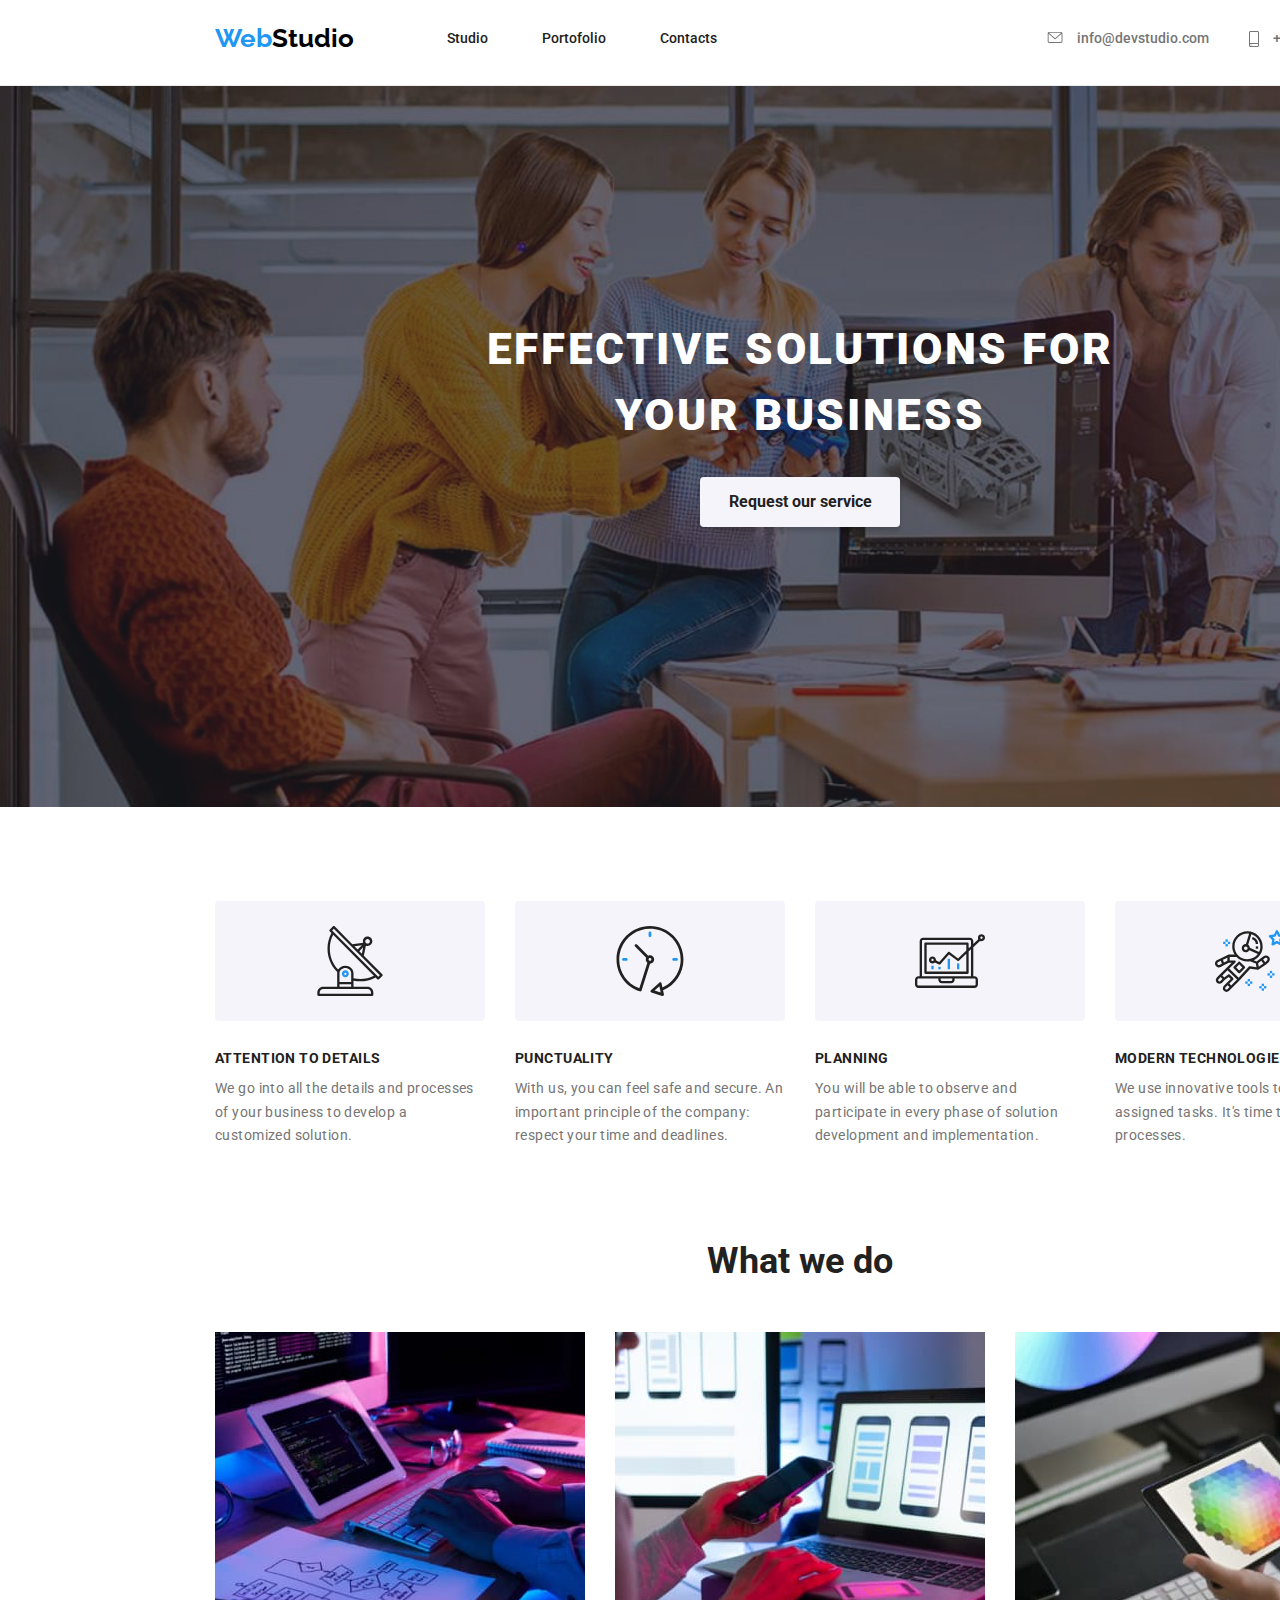
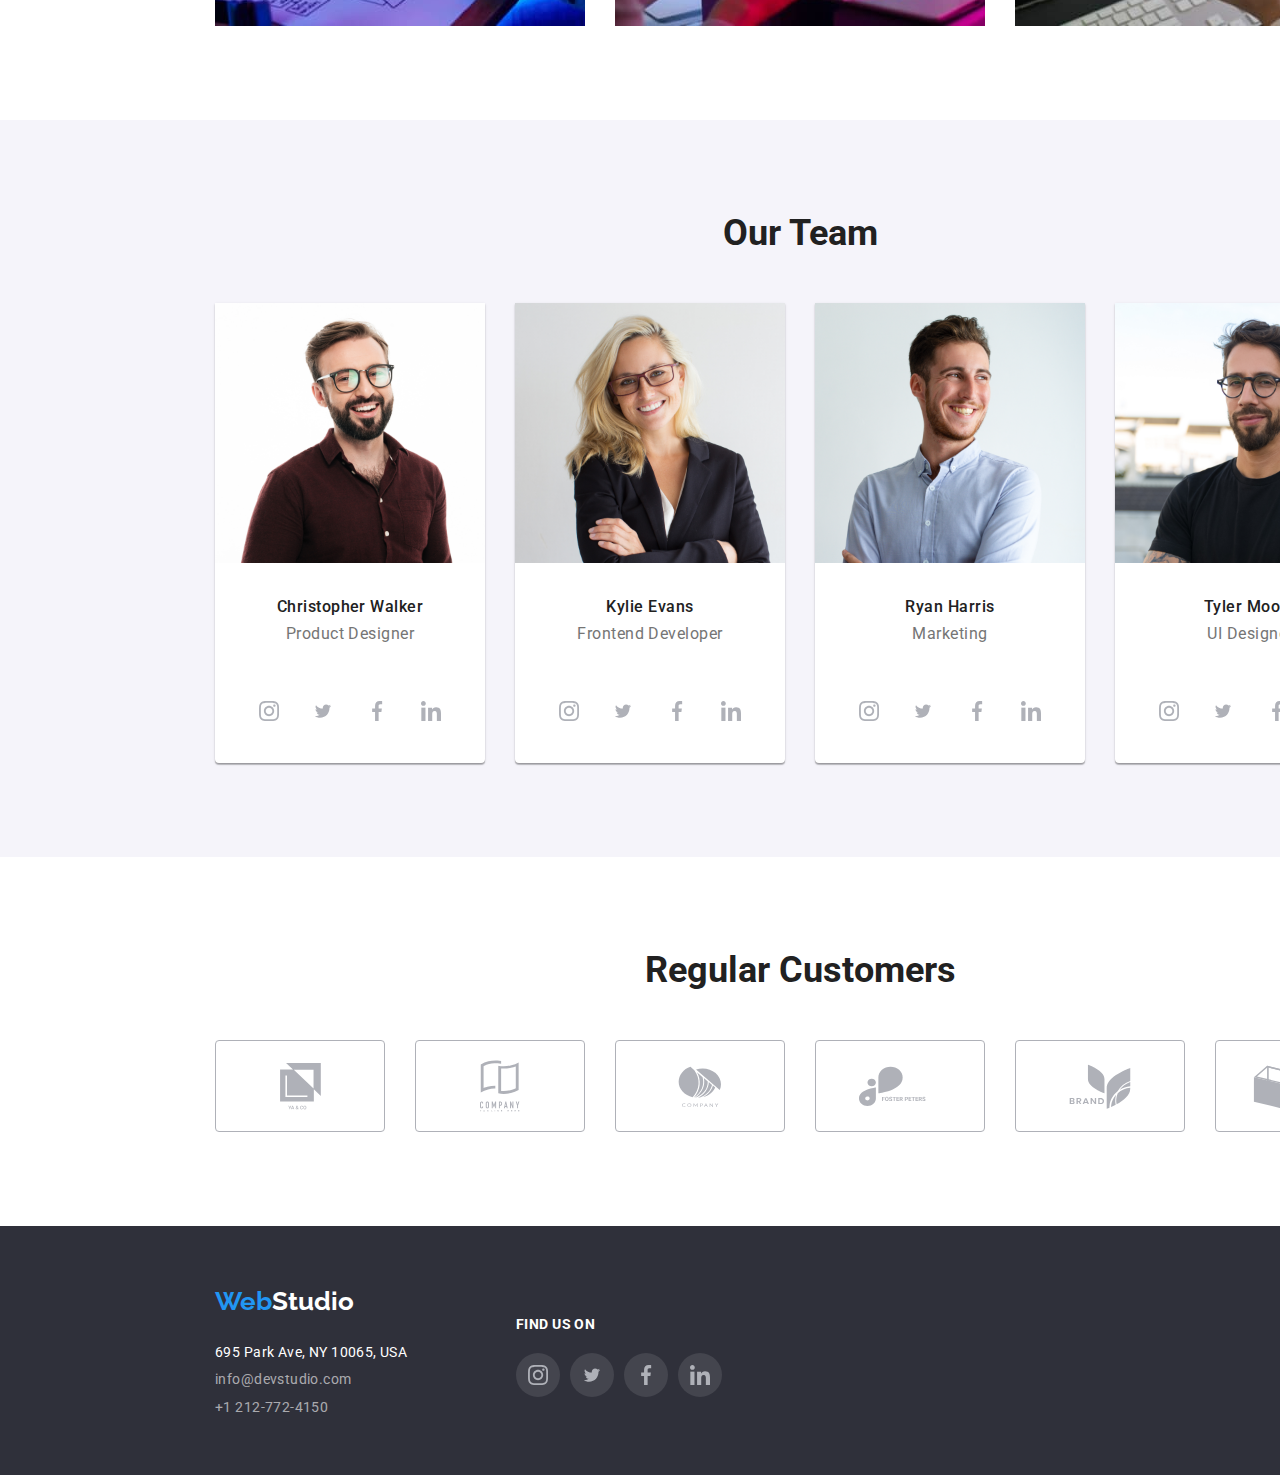
<file: index.html>
<!DOCTYPE html>
<html lang="en">
  <head>
    <meta charset="UTF-8" />
    <meta http-equiv="X-UA-Compatible" content="IE=edge" />
    <meta name="viewport" content="width=device-width, initial-scale=1.0" />
    <title>WebStudio</title>
    <link
      rel="stylesheet"
      href="https://cdnjs.cloudflare.com/ajax/libs/modern-normalize/1.0.0/modern-normalize.min.css"
    />
    <link rel="stylesheet" href="./css/styles.css" />
  </head>

  <body>
    <div class="container">
      <header>
        <a href="index.html" class="logo header"
          >Web<span class="secondary-word-header">Studio</span></a
        >
        <nav>
          <ul class="nav-link">
            <li><a class="link" href="index.html">Studio</a></li>
            <li><a class="link" href="portofolio.html">Portofolio</a></li>
            <li><a class="link" href="contacts.html">Contacts</a></li>
          </ul>
        </nav>
        <div class="cta">
          <div class="email active">
            <svg class="email-icon active" width="16px" height="12px">
              <use href="./Icons/symbol-defs.svg#icon-envelope"></use>
            </svg>
            <a href="mailto:info@devstudio.com" class="link contact"
              >info@devstudio.com</a
            >
          </div>
          <div class="phone active">
            <svg class="phone-icon active" width="10px" height="16px">
              <use href="./Icons/symbol-defs.svg#icon-smartphone"></use>
            </svg>
            <a href="tel:+12127724150" class="link contact">+1 212-772-4150</a>
          </div>
        </div>
      </header>

      <main>
        <section class="hero-page">
          <h1 class="main-title">EFFECTIVE SOLUTIONS FOR YOUR BUSINESS</h1>
          <button class="btn-service">Request our service</button>
        </section>

        <section class="secondary-section">
          <ul class="mission-list">
            <li class="mission-card">
              <div class="mission-icons antenna">
                <svg width="70px" height="70px">
                  <use href="/Icons/symbol-defs.svg#icon-antenna"></use>
                </svg>
              </div>
              <h3 class="mission-title">ATTENTION TO DETAILS</h3>
              <p class="mission">
                We go into all the details and processes of your business to
                develop a customized solution.
              </p>
            </li>
            <li class="mission-card">
              <div class="mission-icons">
                <svg width="70px" height="70px">
                  <use href="/Icons/symbol-defs.svg#icon-clock"></use>
                </svg>
              </div>
              <h3 class="mission-title">PUNCTUALITY</h3>
              <p class="mission">
                With us, you can feel safe and secure. An important principle of
                the company: respect your time and deadlines.
              </p>
            </li>
            <li class="mission-card">
              <div class="mission-icons">
                <svg width="70px" height="70px">
                  <use href="/Icons/symbol-defs.svg#icon-diagram"></use>
                </svg>
              </div>
              <h3 class="mission-title">PLANNING</h3>
              <p class="mission">
                You will be able to observe and participate in every phase of
                solution development and implementation.
              </p>
            </li>
            <li class="mission-card">
              <div class="mission-icons">
                <svg width="70px" height="70px">
                  <use href="/Icons/symbol-defs.svg#icon-astronaut"></use>
                </svg>
              </div>
              <h3 class="mission-title">MODERN TECHNOLOGIES</h3>
              <p class="mission">
                We use innovative tools to solve assigned tasks. It's time to
                simplify work processes.
              </p>
            </li>
          </ul>
        </section>

        <div class="what-we-do">
          <h2 class="secondary-title">What we do</h2>
          <div class="img-list">
            <img
              src="./images/box_1.jpg"
              alt="typing on keyboard while being in the office"
              width="370"
              height="294"
            />
            <img
              src="./images/box_2.jpg"
              alt="checking the phone while in front of the laptop"
              width="370"
              height="294"
            />
            <img
              src="./images/box_3.jpg"
              alt="graphic a RGB hexagon using a graphic tablet"
              width="370"
              height="294"
            />
          </div>
        </div>

        <section class="team">
          <h2 class="secondary-title">Our Team</h2>
          <div class="team-members">
            <div class="card">
              <img
                src="./images/christopher_walker.png"
                alt="portrait of christopher walker"
                width="270"
                height="260"
              />
              <h3 class="member-name">Christopher Walker</h3>
              <p class="job-title">Product Designer</p>
              <div class="social-icon-list">
                <div class="social-icon">
                  <svg class="icon" width="20px" height="20px">
                    <use href="/Icons/symbol-defs.svg#icon-instagram-2"></use>
                  </svg>
                </div>
                <div class="social-icon">
                  <svg class="icon" width="20px" height="16.25px">
                    <use href="/Icons/symbol-defs.svg#icon-twitter"></use>
                  </svg>
                </div>
                <div class="social-icon">
                  <svg class="icon" width="20px" height="20px">
                    <use href="/Icons/symbol-defs.svg#icon-facebook-1"></use>
                  </svg>
                </div>
                <div class="social-icon">
                  <svg class="icon" width="20px" height="20px">
                    <use href="/Icons/symbol-defs.svg#icon-linkedin"></use>
                  </svg>
                </div>
              </div>
            </div>
            <div class="card">
              <img
                src="./images/kylie_evans.png"
                alt="portrait of kylie evans"
                width="270"
                height="260"
              />
              <h3 class="member-name">Kylie Evans</h3>
              <p class="job-title">Frontend Developer</p>
              <div class="social-icon-list">
                <div class="social-icon">
                  <svg class="icon" width="20px" height="20px">
                    <use href="/Icons/symbol-defs.svg#icon-instagram-2"></use>
                  </svg>
                </div>
                <div class="social-icon">
                  <svg class="icon" width="20px" height="16.25px">
                    <use href="/Icons/symbol-defs.svg#icon-twitter"></use>
                  </svg>
                </div>
                <div class="social-icon">
                  <svg class="icon" width="20px" height="20px">
                    <use href="/Icons/symbol-defs.svg#icon-facebook-1"></use>
                  </svg>
                </div>
                <div class="social-icon">
                  <svg class="icon" width="20px" height="20px">
                    <use href="/Icons/symbol-defs.svg#icon-linkedin"></use>
                  </svg>
                </div>
              </div>
            </div>
            <div class="card">
              <img
                src="./images/ryan_harris.png"
                alt="portrait of ryan harris"
                width="270"
                height="260"
              />
              <h3 class="member-name">Ryan Harris</h3>
              <p class="job-title">Marketing</p>
              <div class="social-icon-list">
                <div class="social-icon">
                  <svg class="icon" width="20px" height="20px">
                    <use href="/Icons/symbol-defs.svg#icon-instagram-2"></use>
                  </svg>
                </div>
                <div class="social-icon">
                  <svg class="icon" width="20px" height="16.25px">
                    <use href="/Icons/symbol-defs.svg#icon-twitter"></use>
                  </svg>
                </div>
                <div class="social-icon">
                  <svg class="icon" width="20px" height="20px">
                    <use href="/Icons/symbol-defs.svg#icon-facebook-1"></use>
                  </svg>
                </div>
                <div class="social-icon">
                  <svg class="icon" width="20px" height="20px">
                    <use href="/Icons/symbol-defs.svg#icon-linkedin"></use>
                  </svg>
                </div>
              </div>
            </div>
            <div class="card">
              <img
                src="./images/tyler_moore.png"
                alt="portrait of tyler moore"
                width="270"
                height="260"
              />
              <h3 class="member-name">Tyler Moore</h3>
              <p class="job-title">UI Designer</p>
              <div class="social-icon-list">
                <div class="social-icon">
                  <svg class="icon" width="20px" height="20px">
                    <use href="/Icons/symbol-defs.svg#icon-instagram-2"></use>
                  </svg>
                </div>
                <div class="social-icon">
                  <svg class="icon" width="20px" height="16.25px">
                    <use href="/Icons/symbol-defs.svg#icon-twitter"></use>
                  </svg>
                </div>
                <div class="social-icon">
                  <svg class="icon" width="20px" height="20px">
                    <use href="/Icons/symbol-defs.svg#icon-facebook-1"></use>
                  </svg>
                </div>
                <div class="social-icon">
                  <svg class="icon" width="20px" height="20px">
                    <use href="/Icons/symbol-defs.svg#icon-linkedin"></use>
                  </svg>
                </div>
              </div>
            </div>
          </div>
        </section>

        <section class="customers-section">
          <div class="customers-list">
            <h2 class="secondary-title">Regular Customers</h2>
            <div class="icon-list">
              <div class="icon-card">
                <svg width="41px" height="46.7px">
                  <use href="/Icons/symbol-defs.svg#icon-union"></use>
                </svg>
              </div>
              <div class="icon-card">
                <svg width="40px" height="52px">
                  <use
                    href="/Icons/symbol-defs.svg#icon-logo_company_window"
                  ></use>
                </svg>
              </div>
              <div class="icon-card">
                <svg width="43.46px" height="41.18px">
                  <use
                    href="/Icons/symbol-defs.svg#icon-logo_company_sphere"
                  ></use>
                </svg>
              </div>
              <div class="icon-card">
                <svg width="84.44px" height="40.62px">
                  <use href="/Icons/symbol-defs.svg#icon-f_peters"></use>
                </svg>
              </div>
              <div class="icon-card">
                <svg width="62.54px" height="45.53px">
                  <use
                    href="/Icons/symbol-defs.svg#icon-logo_company_leaf"
                  ></use>
                </svg>
              </div>
              <div class="icon-card">
                <svg width="93.79px" height="43.93px">
                  <use
                    href="/Icons/symbol-defs.svg#icon-logo_company_rect"
                  ></use>
                </svg>
              </div>
            </div>
          </div>
        </section>
      </main>

      <footer class="contact-details">
        <a class="logo footer" href="index.html"
          ><span class="primary-word">Web</span
          ><span class="secondary-word-footer">Studio</span></a
        >
        <div class="footer-details">
          <address>
            <p class="business-address">695 Park Ave, NY 10065, USA</p>
            <a href="mailto:info@devstudio.com" class="footer-links"
              >info@devstudio.com</a
            >
            <a href="tel:+12127724150" class="footer-links">+1 212-772-4150</a>
          </address>
          <div class="find-us">
            <h3 class="find-us-title">Find us on</h3>
            <div class="social-icon-list-footer">
              <div class="social-icon-footer">
                <svg class="icon-footer" width="20px" height="20px">
                  <use href="/Icons/symbol-defs.svg#icon-instagram-2"></use>
                </svg>
              </div>
              <div class="social-icon-footer">
                <svg class="icon-footer" width="20px" height="16.25px">
                  <use href="/Icons/symbol-defs.svg#icon-twitter"></use>
                </svg>
              </div>
              <div class="social-icon-footer">
                <svg class="icon-footer" width="20px" height="20px">
                  <use href="/Icons/symbol-defs.svg#icon-facebook-1"></use>
                </svg>
              </div>
              <div class="social-icon-footer">
                <svg class="icon-footer" width="20px" height="20px">
                  <use href="/Icons/symbol-defs.svg#icon-linkedin"></use>
                </svg>
              </div>
            </div>
          </div>
        </div>
      </footer>
    </div>
  </body>
</html>
</file>
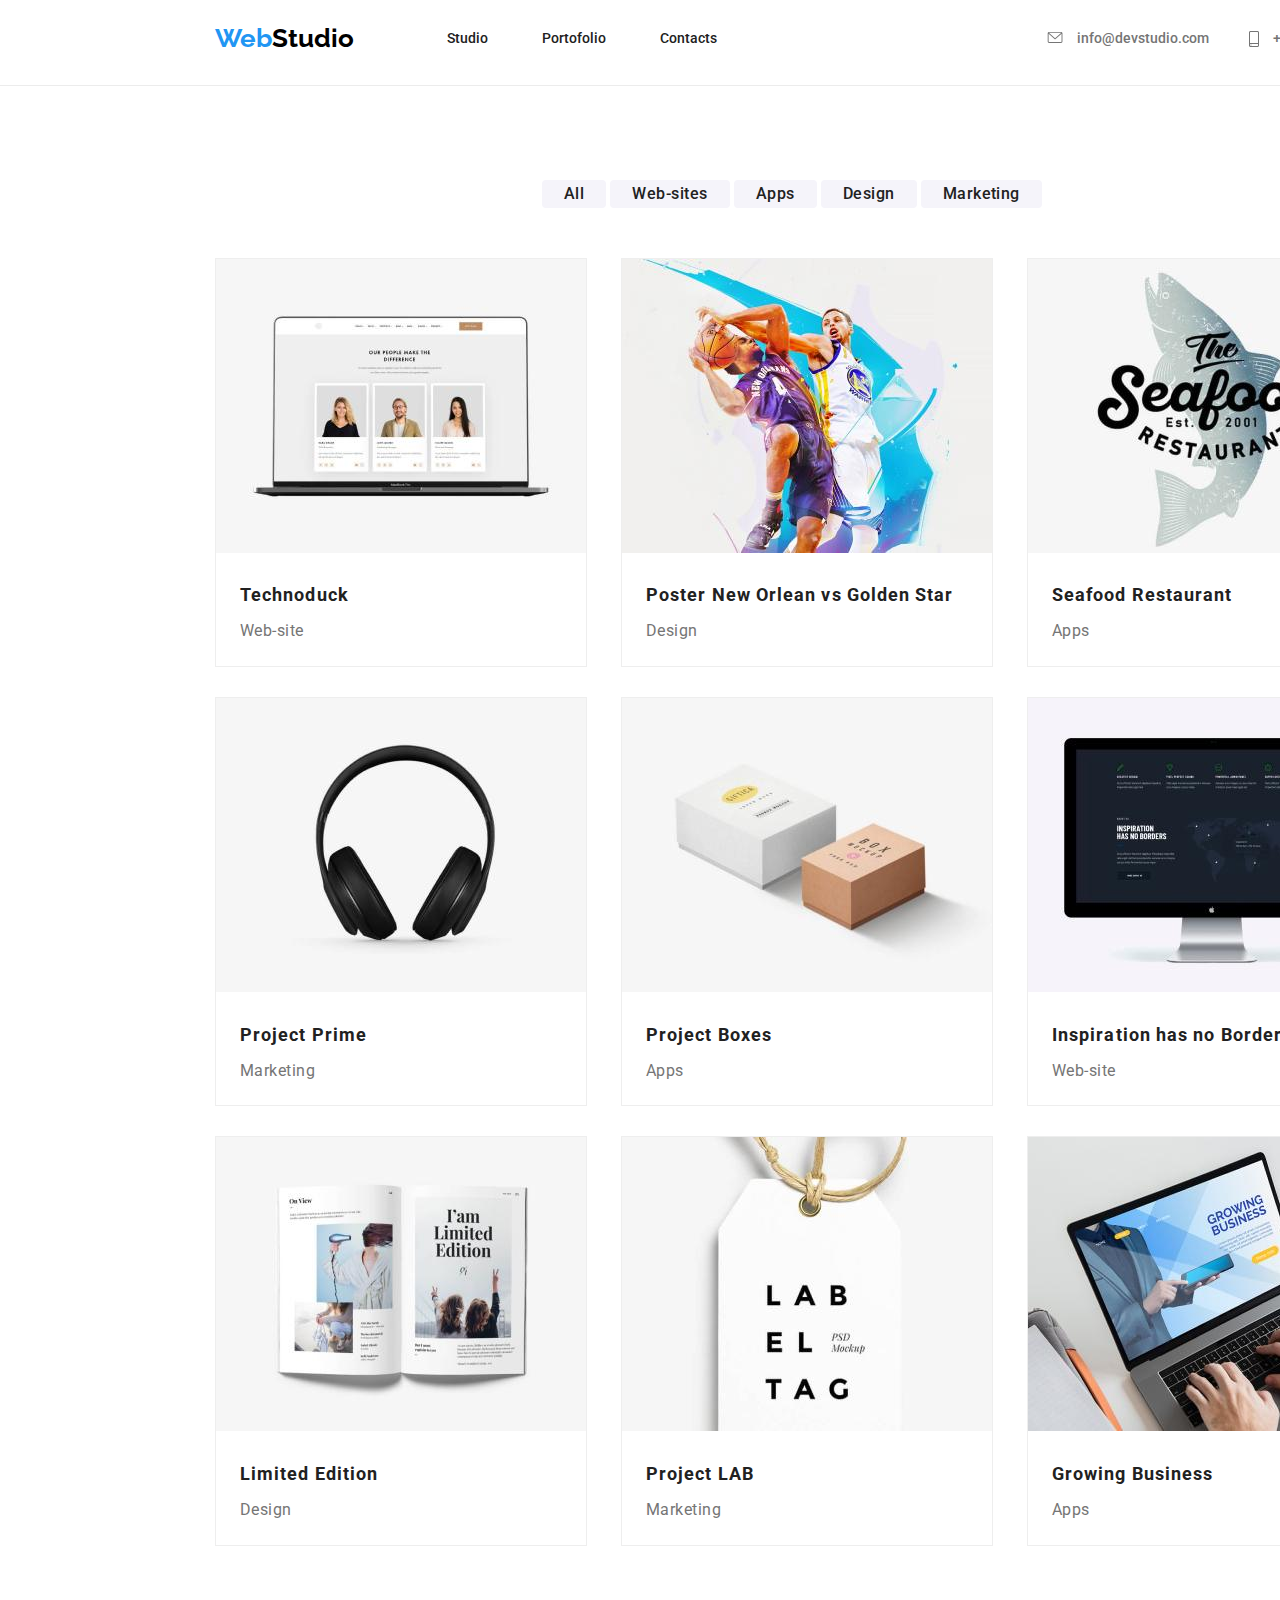
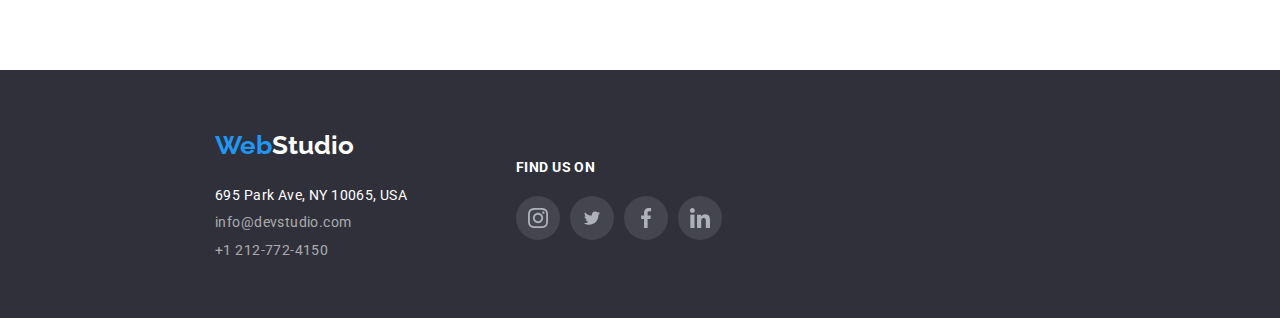
<file: portofolio.html>
<!DOCTYPE html>
<html lang="en">
  <head>
    <meta charset="UTF-8" />
    <meta http-equiv="X-UA-Compatible" content="IE=edge" />
    <meta name="viewport" content="width=device-width, initial-scale=1.0" />
    <title>Portofolio</title>
    <link
      rel="stylesheet"
      href="https://cdnjs.cloudflare.com/ajax/libs/modern-normalize/1.0.0/modern-normalize.min.css"
    />
    <link rel="stylesheet" href="./css/styles.css" />
  </head>

  <body>
    <div class="container">
      <header>
        <a href="index.html" class="logo header"
          >Web<span class="secondary-word-header">Studio</span></a
        >
        <nav>
          <ul class="nav-link">
            <li><a class="link" href="index.html">Studio</a></li>
            <li><a class="link" href="portofolio.html">Portofolio</a></li>
            <li><a class="link" href="contacts.html">Contacts</a></li>
          </ul>
        </nav>
        <div class="cta">
          <div class="email active">
            <svg class="email-icon active" width="16px" height="12px">
              <use href="./Icons/symbol-defs.svg#icon-envelope"></use>
            </svg>
            <a href="mailto:info@devstudio.com" class="link contact"
              >info@devstudio.com</a
            >
          </div>
          <div class="phone active">
            <svg class="phone-icon active" width="10px" height="16px">
              <use href="./Icons/symbol-defs.svg#icon-smartphone"></use>
            </svg>
            <a href="tel:+12127724150" class="link contact">+1 212-772-4150</a>
          </div>
        </div>
      </header>

      <main>
        <section>
          <ul class="filter-list">
            <li><button class="filter" type="button">All</button></li>
            <li><button class="filter" type="button">Web-sites</button></li>
            <li><button class="filter" type="button">Apps</button></li>
            <li><button class="filter" type="button">Design</button></li>
            <li><button class="filter" type="button">Marketing</button></li>
          </ul>

          <div class="product-list">
            <div class="products">
              <img
                src="./images/laptop.jpg"
                alt="laptop"
                width="370"
                height="294"
              />
              <h3 class="product-title">Technoduck</h3>
              <p class="product-category">Web-site</p>
            </div>
            <div class="products">
              <img
                src="./images/basketball.jpg"
                alt="two basketball players jumping for the ball"
                width="370"
                height="294"
              />
              <h3 class="product-title">Poster New Orlean vs Golden Star</h3>
              <p class="product-category">Design</p>
            </div>
            <div class="products">
              <img
                src="./images/seafood.jpg"
                alt="logo with a faded fish for a seafood restaurant"
                width="370"
                height="294"
              />
              <h3 class="product-title">Seafood Restaurant</h3>
              <p class="product-category">Apps</p>
            </div>
            <div class="products">
              <img
                src="./images/headphones.jpg"
                alt="headphones"
                width="370"
                height="294"
              />
              <h3 class="product-title">Project Prime</h3>
              <p class="product-category">Marketing</p>
            </div>
            <div class="products">
              <img
                src="./images/boxes.jpg"
                alt="two boxes"
                width="370"
                height="294"
              />
              <h3 class="product-title">Project Boxes</h3>
              <p class="product-category">Apps</p>
            </div>
            <div class="products">
              <img
                src="./images/desktop.jpg"
                alt="desktop"
                width="370"
                height="294"
              />
              <h3 class="product-title">Inspiration has no Borders</h3>
              <p class="product-category">Web-site</p>
            </div>

            <div class="products">
              <img
                src="./images/magazine.jpg"
                alt="opened magazine"
                width="370"
                height="294"
              />
              <h3 class="product-title">Limited Edition</h3>
              <p class="product-category">Design</p>
            </div>
            <div class="products">
              <img
                src="./images/clothing_tag.jpg"
                alt="close up of clothing tag"
                width="370"
                height="294"
              />
              <h3 class="product-title">Project LAB</h3>
              <p class="product-category">Marketing</p>
            </div>
            <div class="products">
              <img
                src="./images/laptop_typing.jpg"
                alt="typing using a laptop's keyboard"
                width="370"
                height="294"
              />
              <h3 class="product-title">Growing Business</h3>
              <p class="product-category">Apps</p>
            </div>
          </div>
        </section>
      </main>
      <footer class="contact-details">
        <a class="logo footer" href="index.html"
          ><span class="primary-word">Web</span
          ><span class="secondary-word-footer">Studio</span></a
        >
        <div class="footer-details">
          <address>
            <p class="business-address">695 Park Ave, NY 10065, USA</p>
            <a href="mailto:info@devstudio.com" class="footer-links"
              >info@devstudio.com</a
            >
            <a href="tel:+12127724150" class="footer-links">+1 212-772-4150</a>
          </address>
          <div class="find-us">
            <h3 class="find-us-title">Find us on</h3>
            <div class="social-icon-list-footer">
              <div class="social-icon-footer">
                <svg class="icon-footer" width="20px" height="20px">
                  <use href="/Icons/symbol-defs.svg#icon-instagram-2"></use>
                </svg>
              </div>
              <div class="social-icon-footer">
                <svg class="icon-footer" width="20px" height="16.25px">
                  <use href="/Icons/symbol-defs.svg#icon-twitter"></use>
                </svg>
              </div>
              <div class="social-icon-footer">
                <svg class="icon-footer" width="20px" height="20px">
                  <use href="/Icons/symbol-defs.svg#icon-facebook-1"></use>
                </svg>
              </div>
              <div class="social-icon-footer">
                <svg class="icon-footer" width="20px" height="20px">
                  <use href="/Icons/symbol-defs.svg#icon-linkedin"></use>
                </svg>
              </div>
            </div>
          </div>
        </div>
      </footer>
    </div>
  </body>
</html>
</file>
<file: css/styles.css>
@import url("https://fonts.googleapis.com/css2?family=Montserrat:wght@400;700&family=Poppins:ital,wght@0,100;0,200;0,300;0,400;0,500;0,600;0,700;0,800;0,900;1,100;1,200;1,300;1,400;1,500;1,600;1,700;1,800;1,900&family=Raleway:wght@700&family=Roboto:wght@400;500;700;900&family=Rubik:wght@900&display=swap");

*,
*::before,
*::after {
  box-sizing: border-box;
}
body .container {
  color: var(--main-text-color);
  font-family: "Roboto", sans-serif;
  background-color: var(--white-color);
}
:root {
  --focus-color: #2196f3;
  --btn-noactive: #f5f4fa;
  --white-color: #ffffff;
  --dark-background-color: #2f303a;
  --secondary-titles-color: #212121;
  --main-text-color: #757575;
  --btn-cursor: pointer;
}

.container {
  width: 1600px;
  background-color: var(--white-color);
  margin: 0 auto;
}

/*/ MAIN CSS (HEADER AND FOOTER)/*/
/*/ Header section /*/
/*/ Logo/*/

.logo {
  font-family: "Raleway";
  font-weight: 700;
  font-size: 26px;
  text-decoration: none;
  color: var(--focus-color);
  line-height: 1.17;
}
.logo .secondary-word-header {
  color: #000000;
}
.secondary-word-footer {
  color: var(--white-color);
}
.footer-details {
  display: flex;
}
.find-us {
  width: 260px;
  margin-left: 70px;
}
.find-us-title {
  color: #ffffff;
  text-transform: uppercase;
  font-weight: 700;
  font-size: 14px;
  line-height: 1.14;
  letter-spacing: 0.03em;
  margin-bottom: 20px;
}
/*/ Navigation bar /*/
header {
  display: flex;
  align-items: center;
  padding-top: 23px;
  width: 1600px;
  padding-bottom: 32px;
  padding-left: 215px;
  border-bottom: #ececec solid 1px;
}

.nav-link {
  list-style-type: none;
  margin: 0;
  padding-left: 93px;
}

.nav-link li {
  display: inline-block;
}
.nav-link li:nth-child(-n + 2) {
  padding-right: 50px;
}

.cta {
  margin-left: 330px;
  display: flex;
}

.email-icon {
  margin-right: 10px;
}
.phone {
  margin-left: 40px;
}
.phone-icon {
  margin-right: 10px;
  vertical-align: middle;
}
.active:hover {
  filter: invert(45%) sepia(92%) saturate(1752%) hue-rotate(184deg)
    brightness(98%) contrast(95%);
}

.mission-icons {
  width: 270px;
  background-color: var(--btn-noactive);
  display: flex;
  padding: 25px 100px;
  margin-bottom: 30px;
  border-radius: 4px;
}

.link,
.link:visited {
  color: var(--secondary-titles-color);
  list-style-type: none;
  text-decoration: none;
  font-weight: 500;
  font-size: 14px;
  line-height: 1.14;
}

.link:focus,
.link:hover {
  color: var(--focus-color);
  cursor: var(--btn-cursor);
}
.contact {
  color: var(--main-text-color);
}

/*/ Lines /*/

/*/ footer /*/
.contact-details {
  background-color: var(--dark-background-color);
  padding-top: 60px;
  padding-bottom: 60px;
  padding-left: 215px;
}

.contact-details .business-address {
  color: var(--white-color);
  font-size: 14px;
  line-height: 1.1;
  letter-spacing: 0.03em;
}
.footer-links,
.footer-links:visited {
  font-size: 14px;
  line-height: 1.1;
  letter-spacing: 0.03em;
  color: #ffffff99;
  display: block;
  text-decoration: none;
}
.footer-links:focus,
.footer-links:hover {
  color: var(--focus-color);
}
.logo .footer {
  padding-left: 215px;
}

.social-icon-footer {
  background-color: #ffffff1a;
  border-radius: 50%;
  width: 44px;
  height: 44px;
  display: flex;
  justify-content: center;
  align-items: center;
  gap: 10px;
}
.social-icon-list-footer {
  display: flex;
  gap: 10px;
}
.social-icon-footer:hover {
  background-color: var(--focus-color);
}
.social-icon-footer:hover svg {
  filter: brightness(0) saturate(100%) invert(100%) sepia(0%) saturate(0%)
    hue-rotate(93deg) brightness(103%) contrast(103%);
}

address {
  width: 231px;
  padding-top: 28px;
  font-style: normal;
}
address a {
  padding-top: 12px;
}
/*/CSS FOR MAIN CONTENT/*/

/*/ hero page /*/
.hero-page {
  background-color: var(--dark-background-color);
  background-image: url(/images/hero_overlay.webp), url(/images/hero_bg.jpg);
  background-size: cover, cover;
  background-repeat: none, none;
  padding: 200px 452px 280px 452px;
  display: flex;
  align-items: center;
  flex-direction: column;
  margin: 0;
  width: 1600px;
}
.main-title {
  color: var(--white-color);
  font-weight: 900;
  font-size: 44px;
  line-height: 1.5;
  text-transform: uppercase;
  text-align: center;
  letter-spacing: 0.06em;
}

.btn-service,
.btn-service:visited {
  background-color: var(--btn-noactive);
  color: var(--secondary-titles-color);
  height: 50px;
  width: 200px;
  font-weight: 700;
  font-size: 16px;
  line-height: 1.8;
  border: none;
  box-shadow: 0px 4px 4px rgba(0, 0, 0, 0.15);
  border-radius: 4px;
  text-align: center;
}

.btn-service:focus,
.btn-service:hover {
  cursor: var(--btn-cursor);
  box-shadow: 0px 4px 4px rgba(0, 0, 0, 0.15);
  border-radius: 4px;
  background-color: var(--focus-color);
  color: var(--white-color);
}

/*/ about /*/
.secondary-section {
  list-style-type: none;
  display: inline-block;
  align-items: center;
  flex-direction: row;
  padding: 94px 215px;
}
.mission-list {
  padding-left: 0;
  margin: 0;
  width: 1170px;
  justify-content: space-between;
  display: flex;
}

.mission-card {
  display: inline-block;
}

.mission-title {
  color: var(--secondary-titles-color);
  font-weight: 700;
  font-size: 14px;
  line-height: 1.1;
  letter-spacing: 0.03em;
  text-transform: uppercase;
  width: 270px;
  padding-bottom: 10px;
  margin: 0;
}

.secondary-section .mission {
  font-size: 14px;
  line-height: 1.7;
  letter-spacing: 0.03em;
  width: 270px;
  margin: 0;
}
/*/ what we do section /*/

.what-we-do {
  width: 1170px;
  display: inline-block;
  margin: 0px 215px;
}
.secondary-title {
  color: var(--secondary-titles-color);
  font-weight: 700;
  font-size: 36px;
  line-height: 1.1;
  text-align: center;
  margin: 0;
  padding-bottom: 50px;
}
.img-list {
  display: flex;
  justify-content: space-between;
  padding-bottom: 94px;
}

/*/ Our team section /*/
/*/ TODO add class="team" width and high so the title will align to center -> after in line cards arrangement /*/
.team {
  background-color: var(--btn-noactive);
  padding-top: 94px;
}

.team-members {
  display: flex;
  width: 1170px;
  margin: 0px 215px;
  padding-bottom: 94px;
  display: flex;
  justify-content: space-between;
}
.card {
  background-color: var(--white-color);
  box-shadow: 0px 1px 3px rgba(0, 0, 0, 0.12), 0px 1px 1px rgba(0, 0, 0, 0.14),
    0px 2px 1px rgba(0, 0, 0, 0.2);
  border-radius: 0px 0px 4px 4px;
  width: 270px;
}
.card,
h3,
p {
  margin: 0;
}

.card h3 {
  padding-top: 30px;
}

.card p {
  padding-top: 10px;
  padding-bottom: 30px;
}
.member-name {
  color: var(--secondary-titles-color);
  font-weight: 500;
  font-size: 16px;
  line-height: 1.1;
  text-align: center;
  letter-spacing: 0.03em;
  white-space: nowrap;
}

.social-icon-list {
  display: flex;
  gap: 10px;
  width: 206px;
  margin: 16px 32px 30px 32px;
}
.social-icon {
  background-color: transparent;
  border-radius: 50%;
  width: 44px;
  height: 44px;
  display: flex;
  justify-content: center;
  align-items: center;
}

.social-icon:hover {
  background-color: var(--focus-color);
}
.social-icon:hover .icon {
  filter: brightness(0) saturate(100%) invert(100%) sepia(0%) saturate(0%)
    hue-rotate(93deg) brightness(103%) contrast(103%);
}
.card .job-title {
  font-size: 16px;
  line-height: 1.1;
  text-align: center;
  letter-spacing: 0.03em;
  white-space: nowrap;
}
.customers-section {
  padding-top: 94px;
  padding-bottom: 94px;
}
.customers-list {
  width: 1170px;
  margin-left: 215px;
}
.icon-list {
  display: flex;
  gap: 30px;
}

.icon-card {
  border: 1px solid #afb1b8;
  border-radius: 4px;
  width: 170px;
  height: 92px;
  display: flex;
  justify-content: center;
  align-items: center;
}

.icon-card:hover {
  filter: invert(45%) sepia(92%) saturate(1752%) hue-rotate(184deg)
    brightness(98%) contrast(95%);
  fill: var(--focus-color);
  border-color: var(--focus-color);
}

/*/ Filters /*/
.filter-list {
  list-style-type: none;
  margin: 0;
  padding-left: 542px;
  padding-top: 94px;
  padding-bottom: 50px;
}
.filter-list li {
  display: inline-block;
}
.filter-list li:nth(n + 4) {
  padding-left: 8px;
  padding-right: 8px;
}

.filter,
.filter:visited {
  background-color: var(--btn-noactive);
  border: none;
  color: var(--secondary-titles-color);
  font-weight: 500;
  font-size: 16px;
  line-height: 1.6;
  text-align: center;
  letter-spacing: 0.03em;
  border-radius: 4px;
  padding-left: 22px;
  padding-right: 22px;
  font-family: "Roboto";
}

.filter:focus,
.filter:hover {
  background-color: var(--focus-color);
  color: var(--white-color);
  box-shadow: 0px 3px 1px rgba(0, 0, 0, 0.1), 0px 1px 2px rgba(0, 0, 0, 0.08),
    0px 2px 2px rgba(0, 0, 0, 0.12);
  border-radius: 4px;
  cursor: pointer;
}

.products {
  box-sizing: border-box;
  background-color: var(white);
  border: 1px solid #eeeeee;
  display: inline-block;
  margin-right: 30px;
  margin-bottom: 30px;
}
.products:hover {
  border: 1px solid #eeeeee;
  box-shadow: 0px 1px 1px rgba(0, 0, 0, 0.12), 0px 4px 4px rgba(0, 0, 0, 0.06),
    1px 4px 6px rgba(0, 0, 0, 0.16);
}

.product-title {
  color: var(--secondary-titles-color);
  font-weight: 700;
  font-size: 18px;
  line-height: 2;
  letter-spacing: 0.06em;
  white-space: nowrap;
  padding-top: 20px;
  padding-bottom: 4px;
  padding-left: 24px;
}
.product-category {
  color: var(--main-text-color);
  font-size: 16px;
  line-height: 1.8;
  letter-spacing: 0.03em;
  white-space: nowrap;
  padding-left: 24px;
  padding-bottom: 20px;
}

.product-list {
  padding-left: 215px;
  display: inline-block;
  padding-bottom: 94px;
}
</file>
